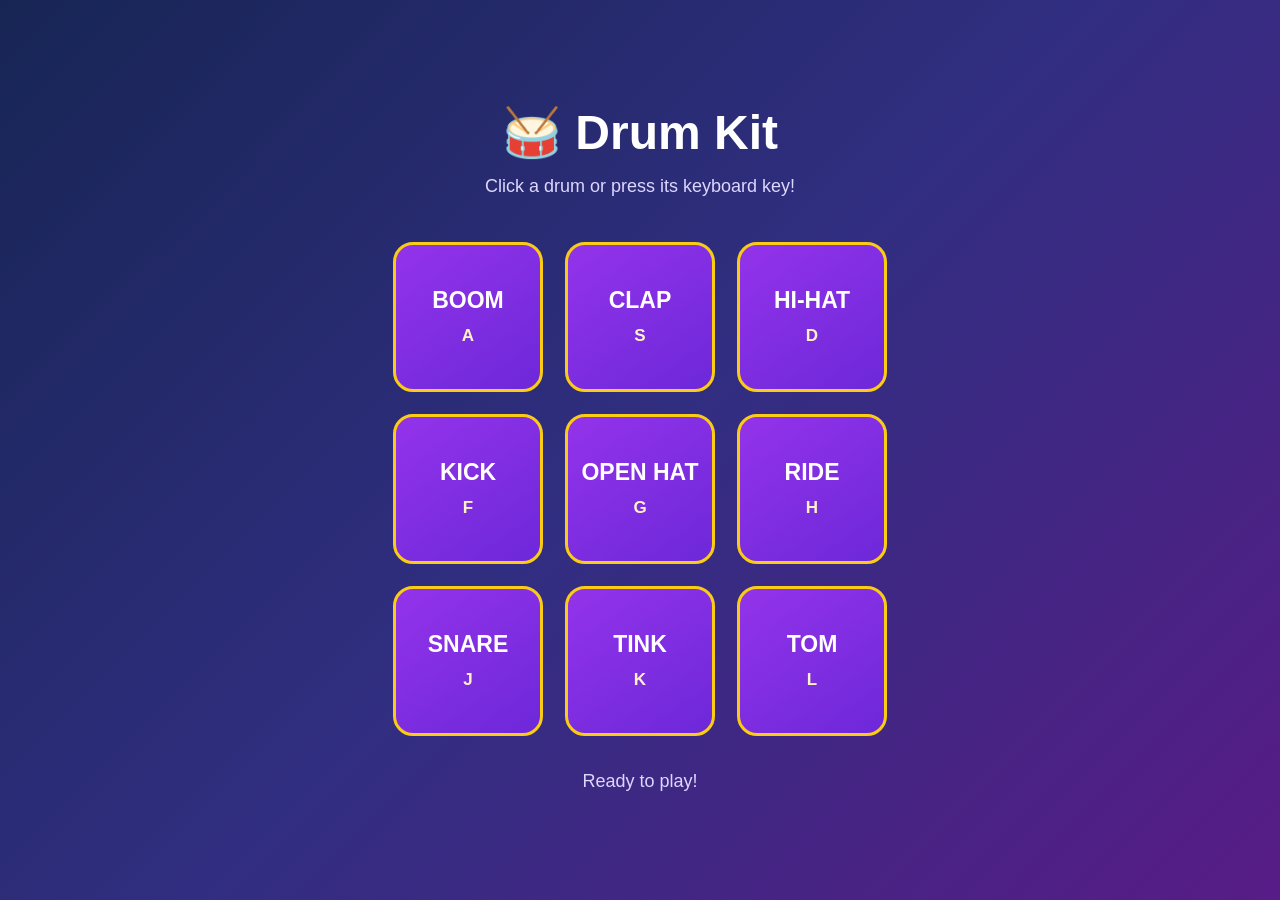
<file: Ai for web developers/drum Kit/index.html>
<!DOCTYPE html>
<html lang="en">

<head>
    <!-- Basic webpage settings -->
    <meta charset="UTF-8">
    <meta name="viewport" content="width=device-width, initial-scale=1.0">

    <!-- Browser tab title -->
    <title>Interactive Drum Kit</title>

    <!-- Connect CSS file -->
    <link rel="stylesheet" href="style.css">

    <!-- Connect JavaScript file -->
    <script src="script.js" defer></script>
</head>

<body>

    <!-- Main heading -->
    <header>
        <h1>🥁 Drum Kit</h1>
        <p>Click a drum or press its keyboard key!</p>
    </header>

    <!-- Main drum kit section -->
    <main>

        <div class="drum-container">

            <!-- Drum 1: Boom -->
            <button class="drum" data-sound="boom" data-key="a">
                BOOM
                <span>A</span>
            </button>

            <!-- Drum 2: Clap -->
            <button class="drum" data-sound="clap" data-key="s">
                CLAP
                <span>S</span>
            </button>

            <!-- Drum 3: Hi-hat -->
            <button class="drum" data-sound="hihat" data-key="d">
                HI-HAT
                <span>D</span>
            </button>

            <!-- Drum 4: Kick -->
            <button class="drum" data-sound="kick" data-key="f">
                KICK
                <span>F</span>
            </button>

            <!-- Drum 5: Open hat -->
            <button class="drum" data-sound="openhat" data-key="g">
                OPEN HAT
                <span>G</span>
            </button>

            <!-- Drum 6: Ride -->
            <button class="drum" data-sound="ride" data-key="h">
                RIDE
                <span>H</span>
            </button>

            <!-- Drum 7: Snare -->
            <button class="drum" data-sound="snare" data-key="j">
                SNARE
                <span>J</span>
            </button>

            <!-- Drum 8: Tink -->
            <button class="drum" data-sound="tink" data-key="k">
                TINK
                <span>K</span>
            </button>

            <!-- Drum 9: Tom -->
            <button class="drum" data-sound="tom" data-key="l">
                TOM
                <span>L</span>
            </button>

        </div>

        <!-- Display playback status -->
        <p id="message" aria-live="polite">
            Ready to play!
        </p>

    </main>

    <!-- Preload all nine drum sounds -->

    <audio id="boom" src="drum_kit_sounds/sounds/boom.wav" preload="auto"></audio>
    <audio id="clap" src="drum_kit_sounds/sounds/clap.wav" preload="auto"></audio>
    <audio id="hihat" src="drum_kit_sounds/sounds/hihat.wav" preload="auto"></audio>
    <audio id="kick" src="drum_kit_sounds/sounds/kick.wav" preload="auto"></audio>
    <audio id="openhat" src="drum_kit_sounds/sounds/openhat.wav" preload="auto"></audio>
    <audio id="ride" src="drum_kit_sounds/sounds/ride.wav" preload="auto"></audio>
    <audio id="snare" src="drum_kit_sounds/sounds/snare.wav" preload="auto"></audio>
    <audio id="tink" src="drum_kit_sounds/sounds/tink.wav" preload="auto"></audio>
    <audio id="tom" src="drum_kit_sounds/sounds/tom.wav" preload="auto"></audio>

</body>
</html>
</file>
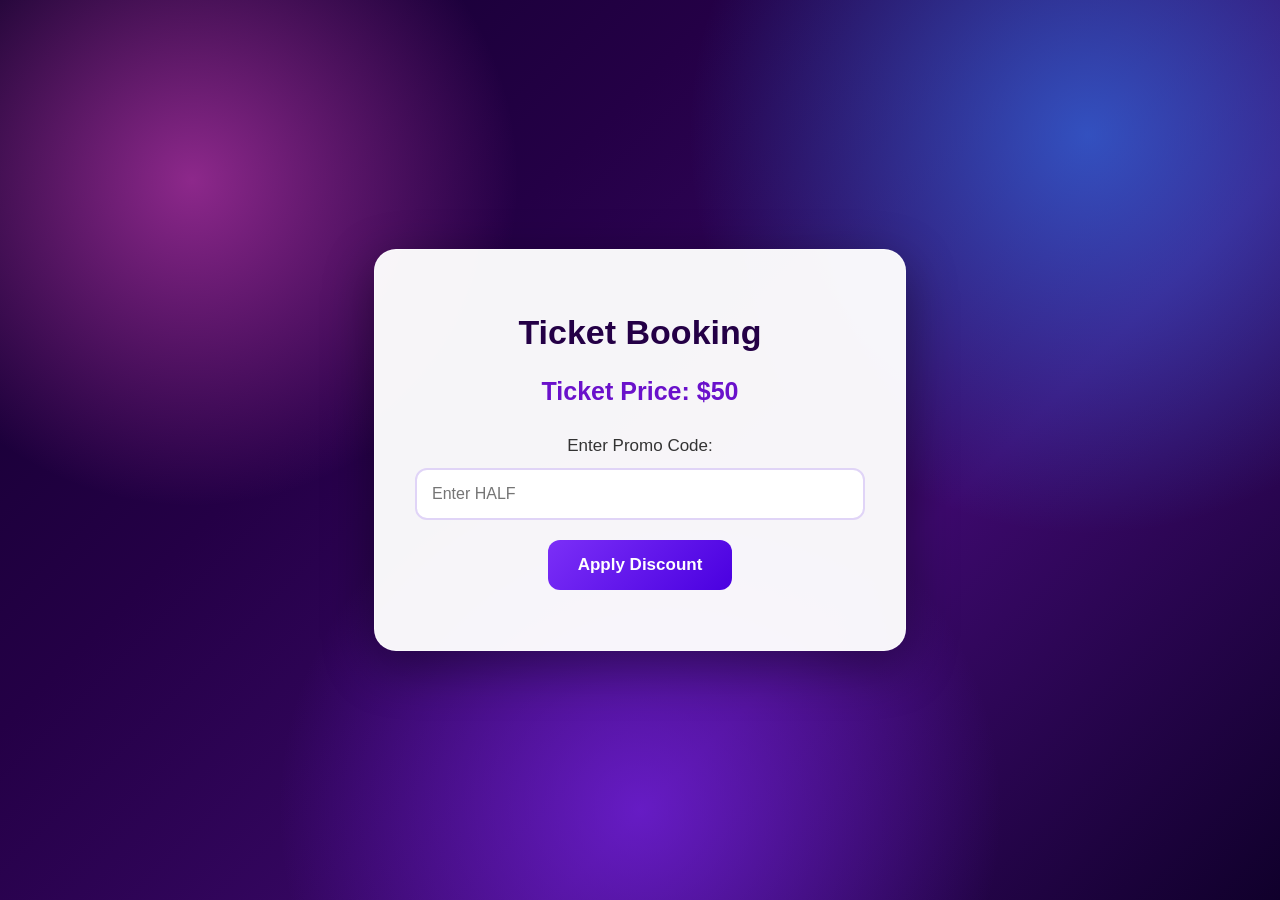
<file: Ai for web developers/Reel rewards/index.html>
<!DOCTYPE html> <!-- Tells browser this is HTML5 -->
<html lang="en"> <!-- Starts HTML document -->
<head> <!-- Contains page settings -->
    <meta charset="UTF-8"> <!-- Supports different characters -->
    <meta name="viewport" content="width=device-width, initial-scale=1.0"> <!-- Makes page responsive -->
    <title>Promo Code Discount</title> <!-- Browser tab title -->
    <link rel="stylesheet" href="style.css"> <!-- Connects CSS file -->
    <script src="script.js" defer></script> <!-- Loads JS after HTML parsing -->
</head> <!-- Ends head section -->

<body> <!-- Starts visible webpage -->
    <div class="container"> <!-- Main content box -->
        <h1>Ticket Booking</h1> <!-- Main heading -->

        <p id="finalPrice">Ticket Price: $50</p> <!-- Shows ticket price -->

        <form id="promoForm"> <!-- Creates promo form -->
            <label for="promoCode">Enter Promo Code:</label> <!-- Input label -->

            <input
                type="text"
                id="promoCode"
                placeholder="Enter HALF"
                autocomplete="off"
            > <!-- Accepts promo code -->

            <button type="submit">Apply Discount</button> <!-- Submits form -->
        </form> <!-- Ends form -->

        <p id="message" aria-live="polite"></p> <!-- Shows success or error -->
    </div> <!-- Ends main box -->
</body> <!-- Ends visible webpage -->
</html> <!-- Ends HTML document -->
</file>
<file: Ai for web developers/drum Kit/style.css>
/* Remove default browser spacing */
* {
    margin: 0;
    padding: 0;
    box-sizing: border-box;
}

/* Main page background */
body {
    min-height: 100vh;
    font-family: Arial, sans-serif;
    background: linear-gradient(135deg, #172554, #312e81, #581c87);
    color: white;

    /* Center the complete app */
    display: flex;
    flex-direction: column;
    align-items: center;
    justify-content: center;
    padding: 30px 15px;
}

/* Heading section */
header {
    text-align: center;
    margin-bottom: 45px;
}

header h1 {
    font-size: 48px;
    margin-bottom: 15px;
}

header p {
    font-size: 18px;
    color: #ddd6fe;
}

/* Arrange nine buttons in a grid */
.drum-container {
    display: grid;
    grid-template-columns: repeat(3, 150px);
    gap: 22px;
    justify-content: center;
}

/* Individual drum buttons */
.drum {
    height: 150px;
    border: 3px solid #facc15;
    border-radius: 20px;
    background: linear-gradient(145deg, #9333ea, #6d28d9);
    color: white;

    font-size: 23px;
    font-weight: bold;

    /* Arrange drum name and key vertically */
    display: flex;
    flex-direction: column;
    align-items: center;
    justify-content: center;
    gap: 12px;

    cursor: pointer;

    /* Smooth hover and click animations */
    transition: transform 0.15s, box-shadow 0.15s;
}

/* Keyboard shortcut text */
.drum span {
    font-size: 17px;
    color: #fef3c7;
}

/* Button hover effect */
.drum:hover {
    transform: translateY(-5px);
    box-shadow: 0 10px 25px rgba(0, 0, 0, 0.3);
}

/* Button playing animation */
.drum.playing {
    transform: scale(0.92);
    background: #f59e0b;
    box-shadow: 0 0 25px #facc15;
}

/* Sound status message */
#message {
    text-align: center;
    margin-top: 35px;
    font-size: 18px;
    color: #ddd6fe;
    min-height: 25px;
}

/* Responsive design for mobile screens */
@media (max-width: 550px) {

    /* Reduce button size on small screens */
    .drum-container {
        grid-template-columns: repeat(3, minmax(85px, 1fr));
        gap: 12px;
        width: 100%;
        max-width: 400px;
    }

    .drum {
        height: 110px;
        font-size: 16px;
        border-radius: 14px;
    }

    header h1 {
        font-size: 34px;
    }

    header p {
        font-size: 15px;
    }
}
</file>
<file: Ai for web developers/Reel rewards/style.css>
/* ===== 1. PAGE BACKGROUND ===== */
body {
    font-family: Arial, sans-serif; /* Clean font */
    margin: 0; /* Remove default margin */
    min-height: 100vh; /* Full screen height */

    /* Beautiful concert background */
    background:
        radial-gradient(circle at 15% 20%, rgba(255, 80, 220, 0.5), transparent 25%),
        radial-gradient(circle at 85% 15%, rgba(50, 130, 255, 0.6), transparent 30%),
        radial-gradient(circle at 50% 90%, rgba(130, 40, 255, 0.6), transparent 35%),
        linear-gradient(135deg, #10002b, #240046, #3c096c, #10002b);

    display: flex; /* Enable flexbox */
    justify-content: center; /* Center horizontally */
    align-items: center; /* Center vertically */

    padding: 20px; /* Space around card */
    box-sizing: border-box; /* Include padding */
}

/* ===== 2. MAIN BOOKING CARD ===== */
.container {
    background: rgba(255, 255, 255, 0.96); /* White glass card */
    padding: 40px; /* Inner spacing */
    border-radius: 22px; /* Rounded corners */

    width: 100%; /* Responsive width */
    max-width: 450px; /* Maximum card size */

    text-align: center; /* Center content */

    box-shadow: 0 15px 50px rgba(0, 0, 0, 0.4); /* Deep shadow */

    border: 1px solid rgba(255, 255, 255, 0.5); /* Soft border */
}

/* ===== 3. HEADING ===== */
h1 {
    color: #240046; /* Deep purple */
    font-size: 34px; /* Large heading */
    margin-bottom: 25px; /* Space below */
}

/* ===== 4. TICKET PRICE ===== */
#finalPrice {
    color: #6a11cb; /* Purple price */
    font-size: 25px; /* Large price */
    font-weight: bold; /* Bold text */
    margin-bottom: 30px; /* Space below */
}

/* ===== 5. INPUT LABEL ===== */
label {
    display: block; /* Separate line */
    color: #333; /* Dark text */
    font-size: 17px; /* Label size */
    margin-bottom: 12px; /* Space below */
}

/* ===== 6. PROMO INPUT ===== */
input {
    width: 100%; /* Full width */
    padding: 15px; /* Inner spacing */

    border: 2px solid #e0d4f7; /* Light purple border */
    border-radius: 12px; /* Rounded corners */

    font-size: 16px; /* Text size */
    box-sizing: border-box; /* Prevent overflow */

    outline: none; /* Remove default outline */
    transition: 0.3s; /* Smooth effect */
}

/* Input focus effect */
input:focus {
    border-color: #7b2ff7; /* Purple border */
    box-shadow: 0 0 12px rgba(123, 47, 247, 0.3); /* Glow */
}

/* Disabled input */
input:disabled {
    background: #eeeeee; /* Grey background */
    cursor: not-allowed; /* Disabled cursor */
}

/* ===== 7. BUTTON ===== */
button {
    background: linear-gradient(135deg, #7b2ff7, #4a00e0); /* Purple gradient */

    color: white; /* White text */
    padding: 15px 30px; /* Button spacing */

    border: none; /* Remove border */
    border-radius: 12px; /* Rounded corners */

    font-size: 17px; /* Button text size */
    font-weight: bold; /* Bold text */

    cursor: pointer; /* Clickable cursor */
    margin-top: 20px; /* Space above */

    transition: 0.3s; /* Smooth animation */
}

/* Button hover */
button:hover {
    background: linear-gradient(135deg, #4a00e0, #7b2ff7); /* Change gradient */
    transform: translateY(-3px); /* Move upwards */
    box-shadow: 0 8px 20px rgba(123, 47, 247, 0.4); /* Glow */
}

/* Button click */
button:active {
    transform: scale(0.97); /* Click effect */
}

/* ===== 8. MESSAGE ===== */
#message {
    font-size: 15px; /* Message size */
    font-weight: bold; /* Bold message */
    margin-top: 20px; /* Space above */
}

/* ===== 9. MOBILE RESPONSIVE ===== */
@media (max-width: 480px) {

    /* Smaller card */
    .container {
        padding: 25px; /* Reduce spacing */
    }

    /* Smaller heading */
    h1 {
        font-size: 27px; /* Fit mobile */
    }

    /* Smaller price */
    #finalPrice {
        font-size: 21px; /* Fit mobile */
    }

    /* Full-width button */
    button {
        width: 100%; /* Fill card width */
    }
}
</file>
